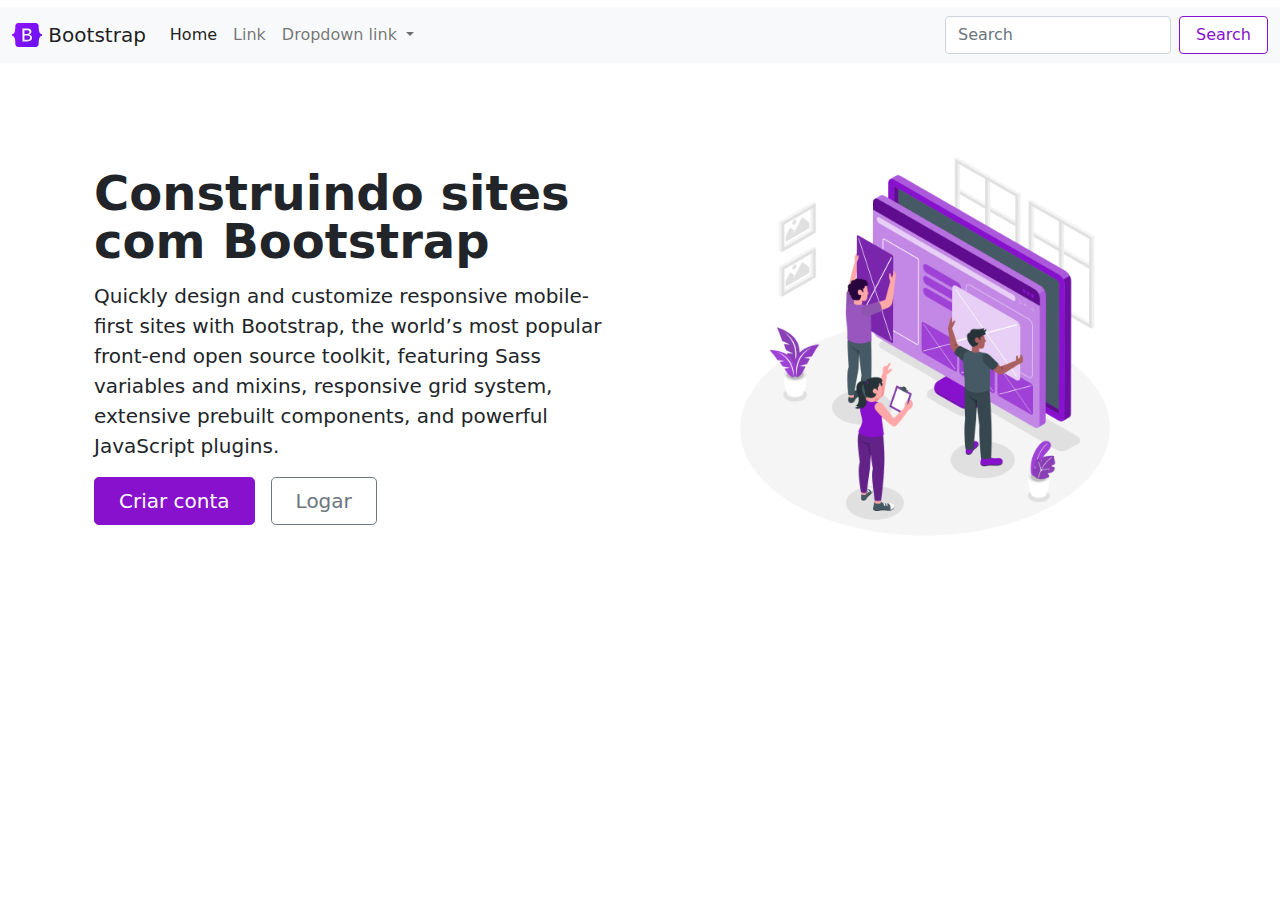
<file: Bootstrap/index.html>
<!DOCTYPE html>
<html lang="pt-br">
    <head>
        <meta charset="UTF-8">
        <meta http-equiv="X-UA-Compatible" content="IE=edge">
        <meta name="viewport" content="width=device-width, initial-scale=1.0">
        
        <!-- Link CSS -->
        <link rel="stylesheet" href="bootstrap/css/bootstrap.css">
        <link rel="stylesheet" href="css/style.css">

        <title>Bootstrap</title>
    </head>
    <body>
        <!-- Nav Bar -->
        <nav class="navbar navbar-expand-lg navbar-light bg-light">
            <div class="container-fluid">
                <a class="navbar-brand" href="#">
                    <img src="img/bootstrap-logo.svg" alt="" width="30" height="24" class="d-inline-block align-text-top">
                    Bootstrap
                  </a>
              <button class="navbar-toggler" type="button" data-bs-toggle="collapse" data-bs-target="#navbarSupportedContent" aria-controls="navbarSupportedContent" aria-expanded="false" aria-label="Toggle navigation">
                <span class="navbar-toggler-icon"></span>
              </button>
              <div class="collapse navbar-collapse" id="navbarSupportedContent">
                <ul class="navbar-nav me-auto mb-2 mb-lg-0">
                  <li class="nav-item">
                    <a class="nav-link active" aria-current="page" href="#">Home</a>
                  </li>
                  <li class="nav-item">
                    <a class="nav-link" href="#">Link</a>
                  </li>
                  <li class="nav-item dropdown">
                    <a class="nav-link dropdown-toggle" href="#" id="navbarDropdownMenuLink" role="button" data-bs-toggle="dropdown" aria-expanded="false">
                      Dropdown link
                    </a>
                    <ul class="dropdown-menu" aria-labelledby="navbarDropdownMenuLink">
                      <li><a class="dropdown-item" href="#">Action</a></li>
                      <li><a class="dropdown-item" href="#">Another action</a></li>
                      <li><a class="dropdown-item" href="#">Something else here</a></li>
                    </ul>
                  </li>
                </ul>
                <form class="d-flex">
                  <input class="form-control me-2" type="search" placeholder="Search" aria-label="Search">
                  <button class="btn btn-outline-success" type="submit">Search</button>
                </form>
              </div>
            </div>
          </nav>

          <!-- Banner -->
          <div class="container col-xxl-8 px-4 py-5">
            <div class="row flex-lg-row-reverse align-items-center g-5 py-5">
              <div class="col-10 col-sm-8 col-lg-6">
                <img src="img\Insert block-amico.png" class="d-block mx-lg-auto img-fluid" alt="Bootstrap Themes" width="400" loading="lazy" style="-webkit-transform: scaleX(-1); transform: scaleX(-1);">
              </div>
              <div class="col-lg-6">
                <h1 class="display-5 fw-bold lh-1 mb-3">Construindo sites com Bootstrap</h1>
                <p class="lead">Quickly design and customize responsive mobile-first sites with Bootstrap, the world’s most popular front-end open source toolkit, featuring Sass variables and mixins, responsive grid system, extensive prebuilt components, and powerful JavaScript plugins.</p>
                <div class="d-grid gap-2 d-md-flex justify-content-md-start">
                  <button type="button" class="btn btn-primary btn-lg px-4 me-md-2">Criar conta</button>
                  <button type="button" class="btn btn-outline-secondary btn-lg px-4">Logar</button>
                </div>
              </div>
            </div>
          </div>

          <script src="bootstrap/js/bootstrap.min.js"></script>
    </body>
</html>
</file>
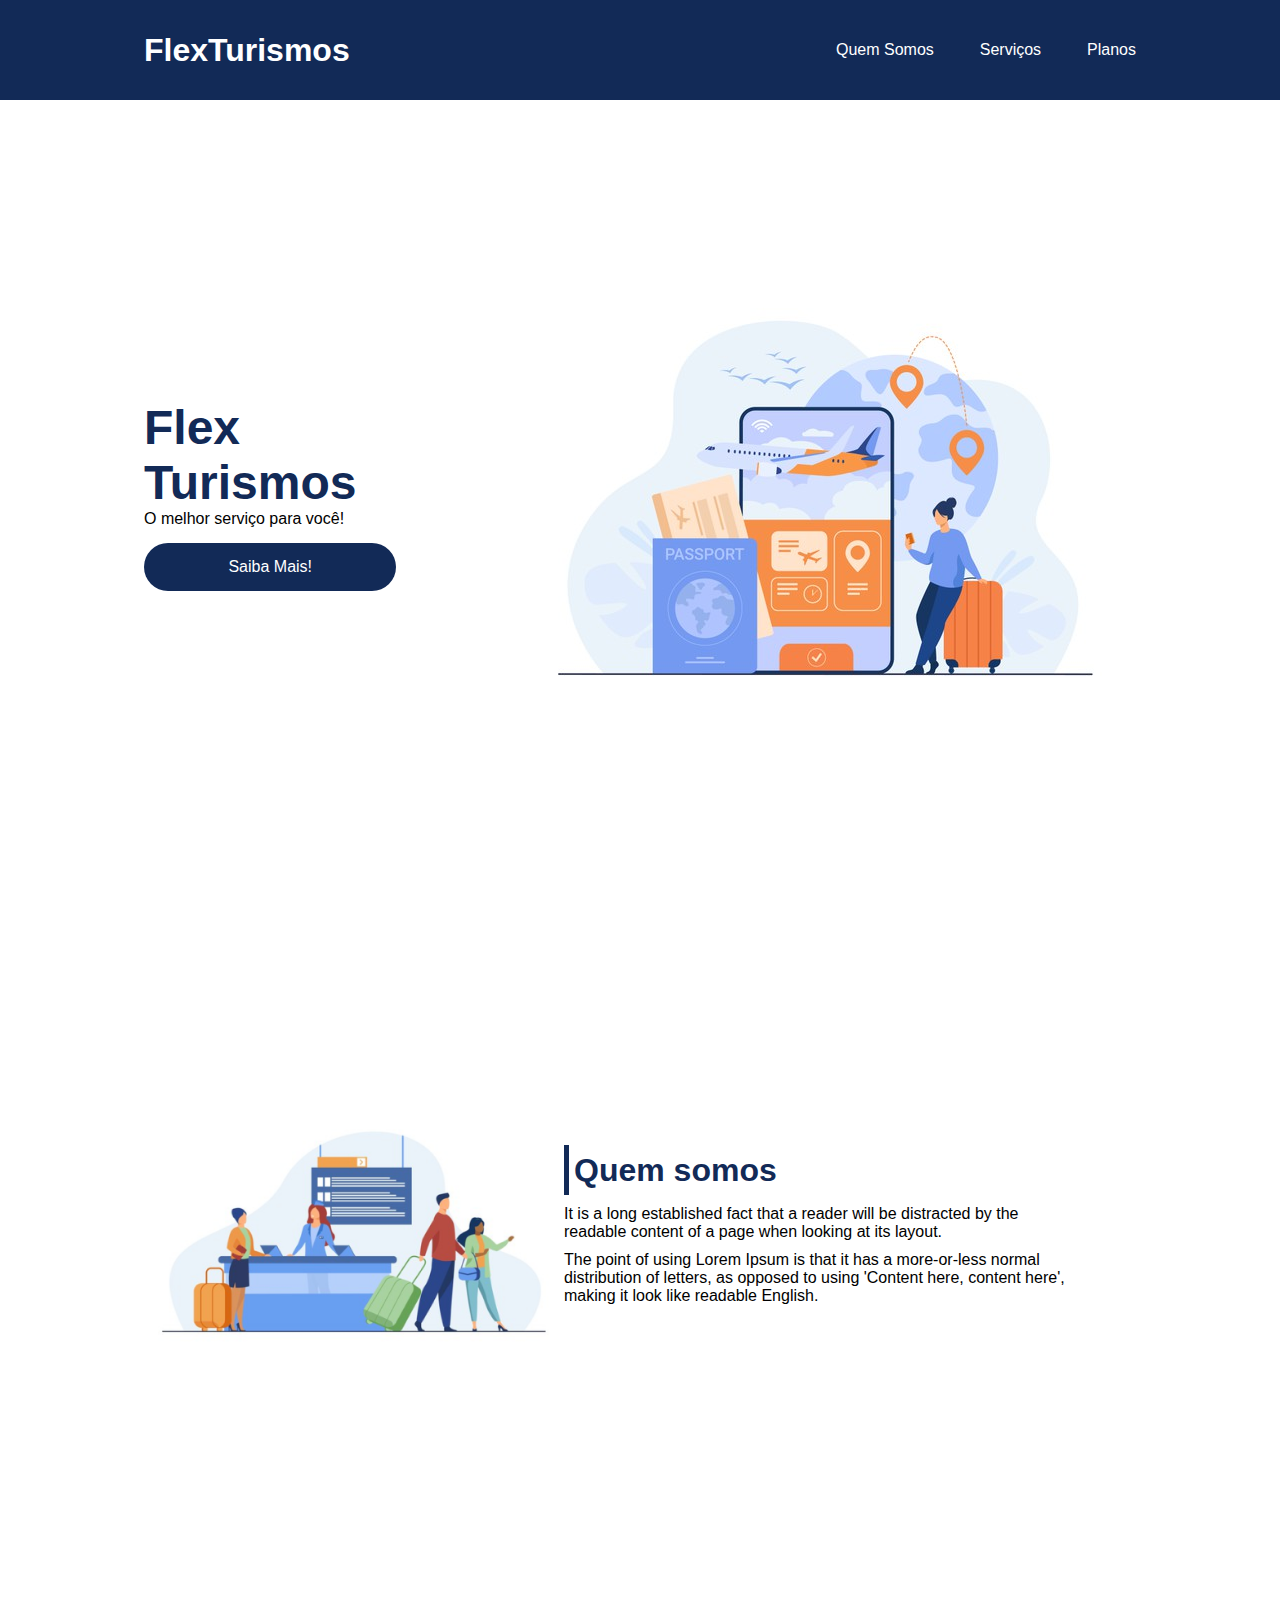
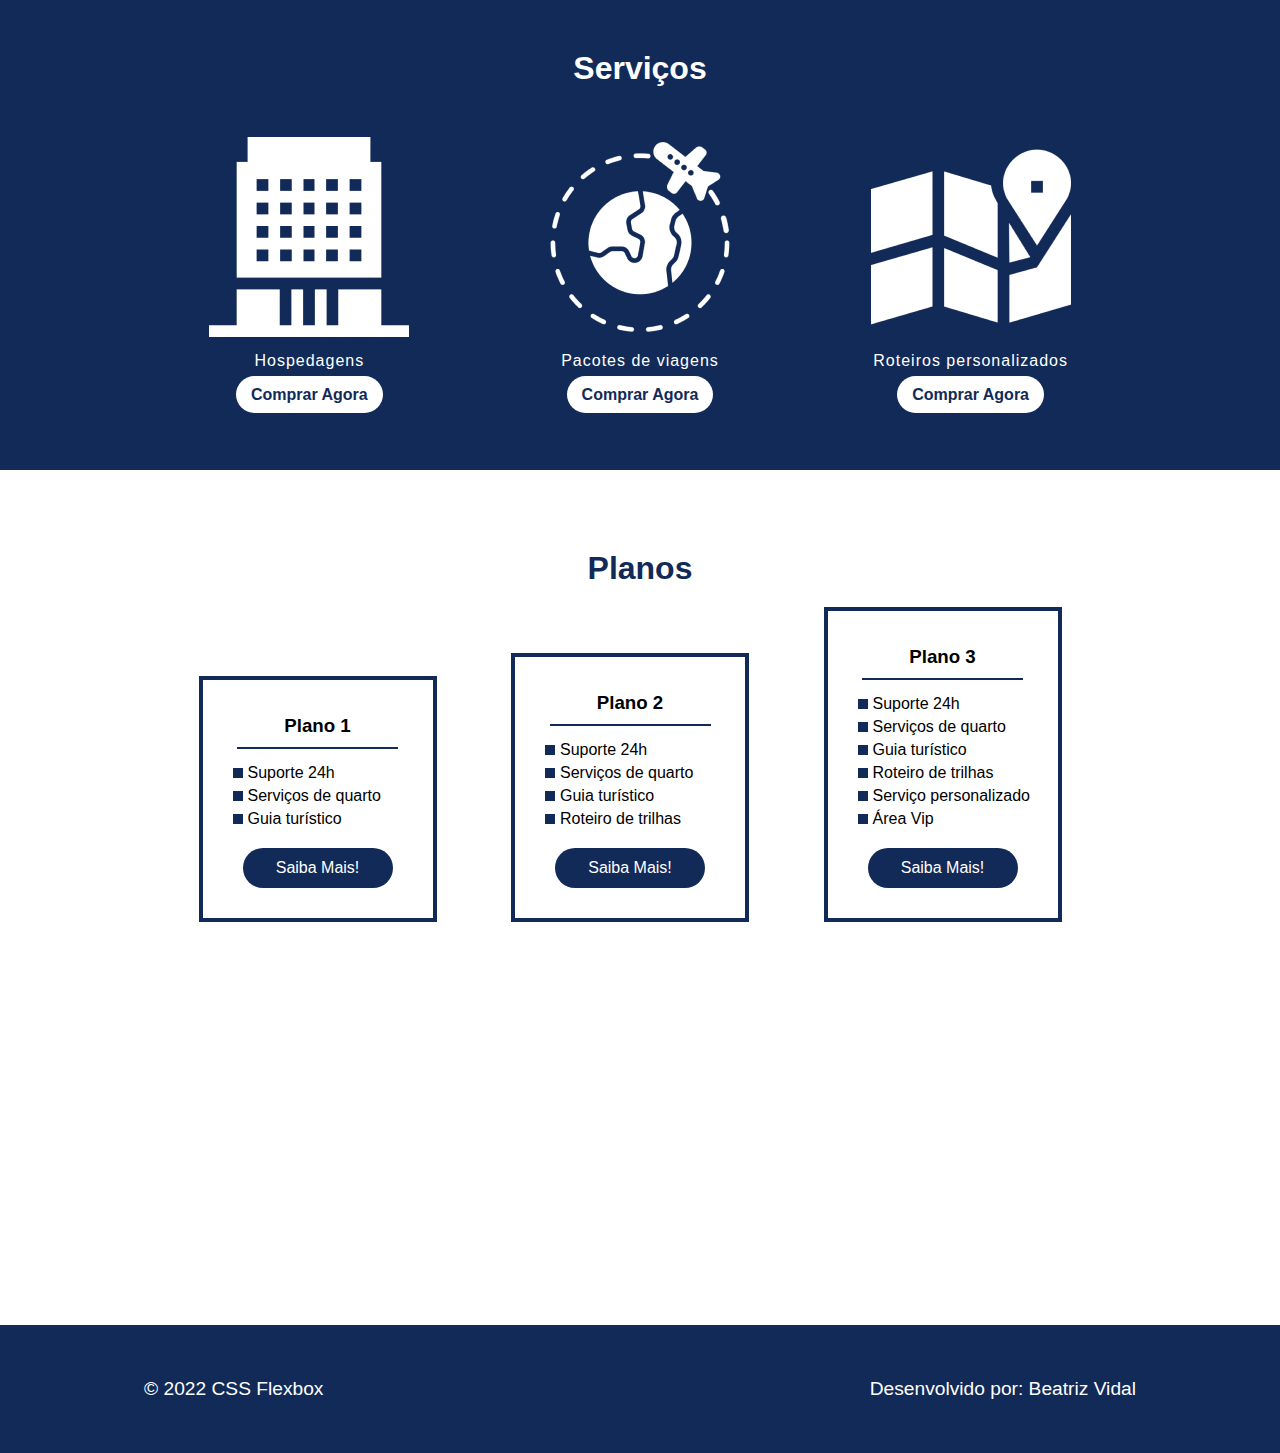
<file: Flexbox/index.html>
<!DOCTYPE html>
<html lang="pt-br">
<head>
    <meta charset="UTF-8">
    <meta name="viewport" content="width=device-width, initial-scale=1.0">
    <title>Flex Turismos</title>

    <link rel="stylesheet" href="style.css">
</head>
<body>
    
    <header>
        <div class="flex-container menu">
            <div><h1>FlexTurismos</h1></div>
            <div class="list-items">
                <a href="#quem-somos">Quem Somos</a>
                <a href="#servicos">Serviços</a>
                <a href="#planos">Planos</a>
            </div>
        </div>
    </header>

    <div class="flex-container apresentacao">
        <div class="texto-apresentacao">
            <h1>Flex <br>Turismos</h1>
            <p>O melhor serviço para você!</p>
            <a href="">Saiba Mais!</a>
        </div>

        <div>
            <div><img src="./images/0-main.png" alt="banner de apresentação"></div>
        </div>
    </div>

    <div class="flex-container" id="quem-somos">
        <div>
            <img src="./images/1-quem-somos.png" alt="balcão de atendimento">
        </div>

        <div>
            <h2>Quem somos</h2>
            <p>It is a long established fact that a reader will be distracted by the readable content of a page when looking at its layout. </p>
            <p>The point of using Lorem Ipsum is that it has a more-or-less normal distribution of letters, as opposed to using 'Content here, content here', making it look like readable English.</p>
        </div>
    </div>
    <div class="container-externo">
        <div class="flex-container" id="servicos">
            <div>
                <h2>Serviços</h2>
            </div>

            <div class="list-servicos">
                <div class="item-servico">
                    <div><img src="./images/icon-2.png" alt="hospedagens"></div>
                    <p>Hospedagens</p>
                    <a href="#" class="btn">Comprar Agora</a>
                </div>

                <div class="item-servico">
                    <div><img src="./images/icon-1.png" alt="pacote de viagens"></div>
                    <p>Pacotes de viagens</p>
                    <a href="#" class="btn">Comprar Agora</a>
                </div>

                <div class="item-servico">
                    <div><img src="./images/icon-3.png" alt="roteiros personalizados"></div>
                    <p>Roteiros personalizados</p>
                    <a href="#" class="btn">Comprar Agora</a>
                </div>

            </div>
        </div>
    </div>

    <div class="flex-container" id="planos">
        <div>
            <h2>Planos</h2>
        </div>

        <div id="list-planos">
            <div class="item-plano">
                <h3>Plano 1</h3>
                <ul>
                    <li>Suporte 24h</li>
                    <li>Serviços de quarto</li>
                    <li>Guia turístico</li>
                </ul>
                <a href="#" class="btn">Saiba Mais!</a>
            </div>

            <div class="item-plano">
                <h3>Plano 2</h3>
                <ul>
                    <li>Suporte 24h</li>
                    <li>Serviços de quarto</li>
                    <li>Guia turístico</li>
                    <li>Roteiro de trilhas</li>
                </ul>
                <a href="#" class="btn">Saiba Mais!</a>
            </div>

            <div class="item-plano">
                <h3>Plano 3</h3>
                <ul>
                    <li>Suporte 24h</li>
                    <li>Serviços de quarto</li>
                    <li>Guia turístico</li>
                    <li>Roteiro de trilhas</li>
                    <li>Serviço personalizado</li>
                    <li>Área Vip</li>
                </ul>
                <a href="#" class="btn">Saiba Mais!</a>
            </div>
        </div>

    </div>

    <footer>
        <div class="flex-container footer">
            <p>&copy; 2022 CSS Flexbox</p>
            <p>Desenvolvido por: Beatriz Vidal</p>
        </div>
    </footer>
</body>
</html>
</file>
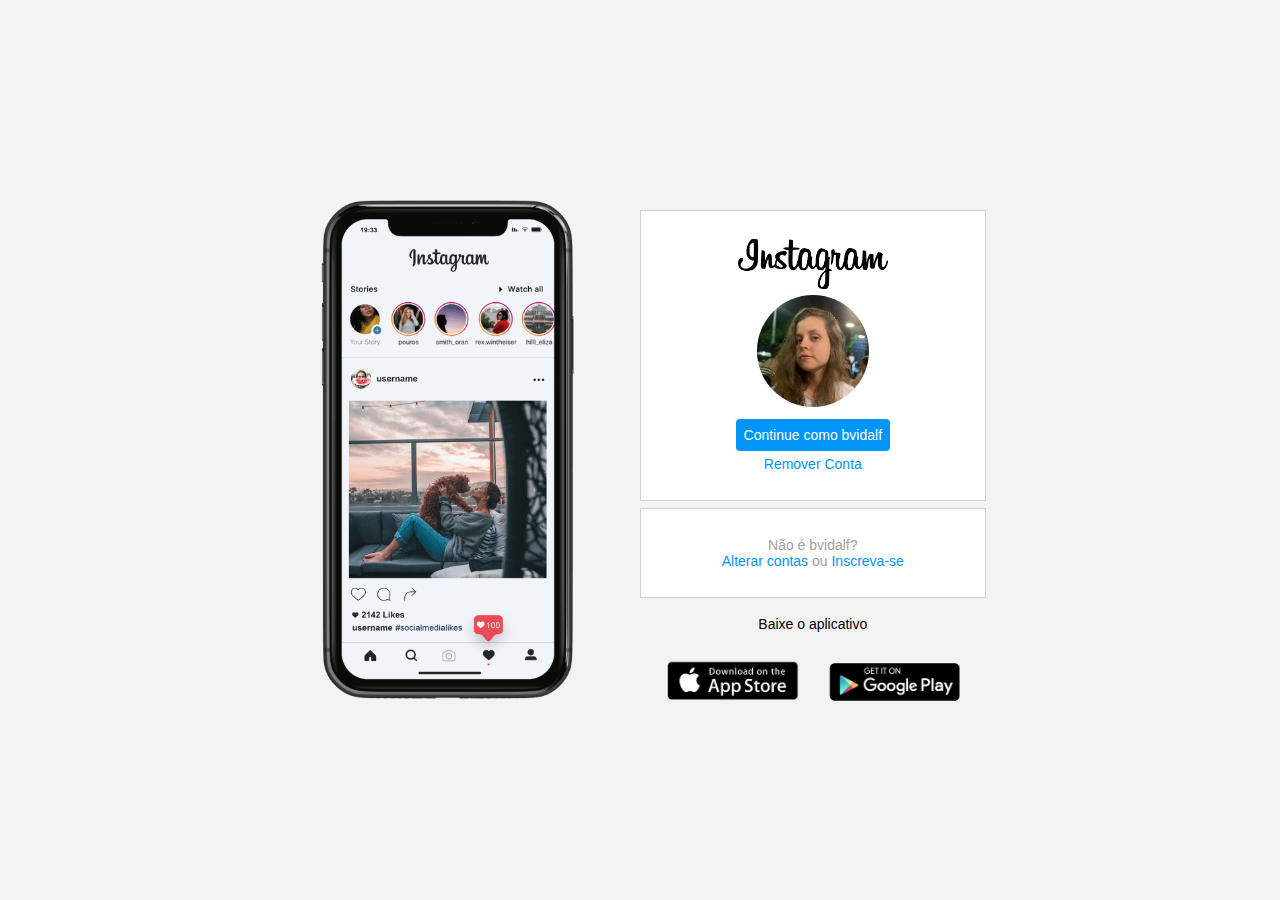
<file: LandingPageInstagram/index.html>
<!DOCTYPE html>
<html lang="en">
<head>
    <meta charset="UTF-8">
    <meta http-equiv="X-UA-Compatible" content="IE=edge">
    <meta name="viewport" content="width=device-width, initial-scale=1.0">
    
    <link rel="stylesheet" href="style.css">

    <title>Instagram Clone</title>
</head>
<body>
    <div class="instagram-wrapper">
        <!-- Celular com o instagram -->
        <div class="instagram-phone">
            <img src="imagens/celular.png" alt="celular">
        </div>

        <!-- Formulário e botões -->
        <div class="instagram-continue">
            <div class="group">
                <img src="imagens/instagram_name.png" class="instagram logo" alt="instagram logo" width="150px">
                <div class="profile-pic">
                    <img src="imagens/bvidal.jpg" alt="foto de perfil">
                </div>
                <a href="#" class="instagram-login">Continue como bvidalf</a>
                <a href="#" class="instagram-logout">Remover Conta</a>
            </div><!-- /group -->
            <div class="group">
                <p class="not-account">Não é bvidalf?</p>
                <p class="not-account">
                    <span class="link-blue">Alterar contas</span>
                    ou
                    <span class="link-blue">Inscreva-se</span>
                </p>
            </div><!-- /group -->

            <div class="get-the-app">
                <p class="get-app">Baixe o aplicativo</p>
                <div class="download">
                    <a href="" class="app-download"></a>
                    <a href="" class="app-download"></a>
                </div>    
            </div><!-- /get app -->
        </div><!-- /continue -->

    </div><!-- /wrapper -->
</body>
</html>
</file>
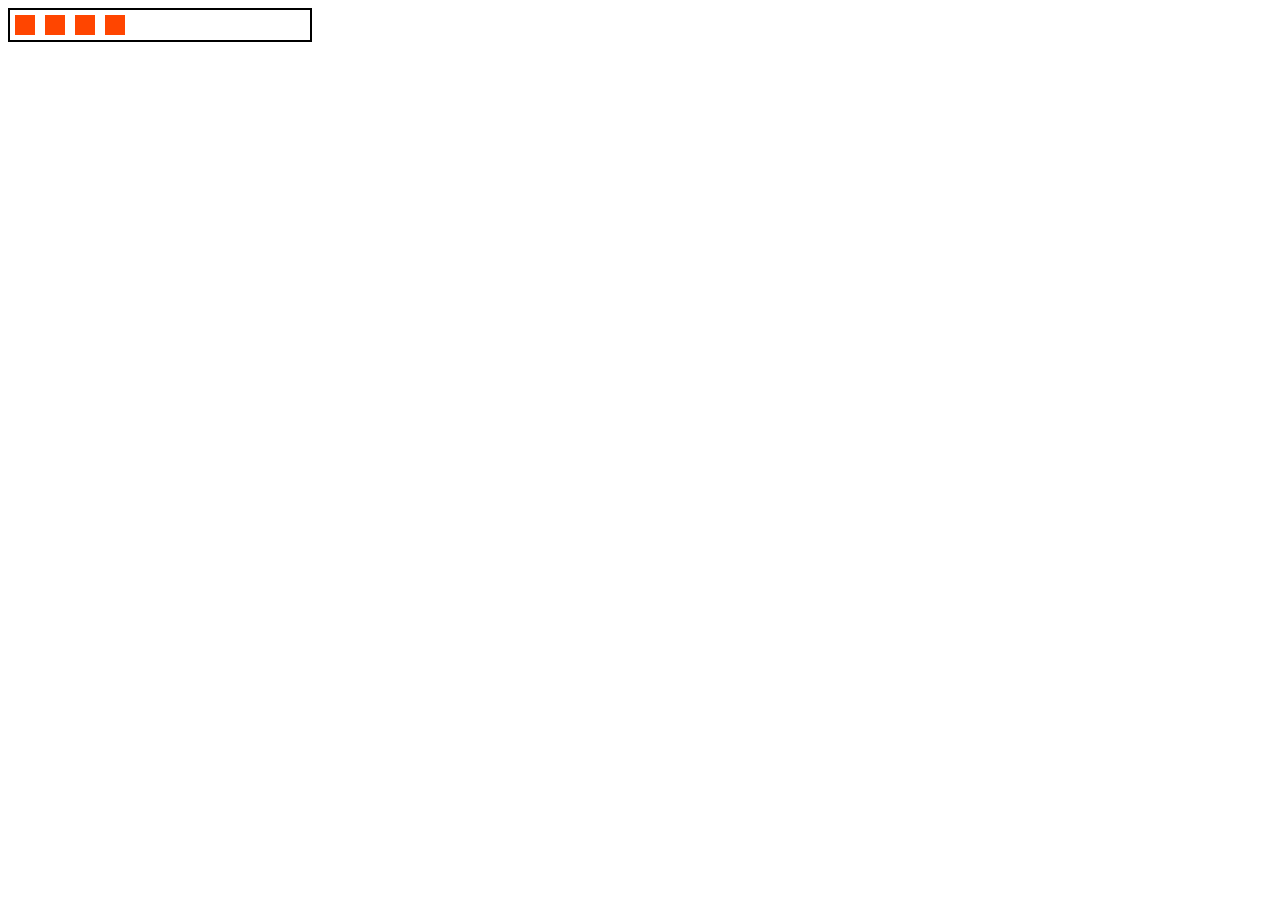
<file: Flexbox/flex-grow.html>
<!DOCTYPE html>
<html lang="en">
<head>
    <meta charset="UTF-8">
    <meta http-equiv="X-UA-Compatible" content="IE=edge">
    <meta name="viewport" content="width=device-width, initial-scale=1.0">
    <title>Flex Grow</title>

    <style>
        .flex-container{
            display: flex;
            border: 2px solid black;
            max-width: 300px;
        }
        .item{
            background-color: orangered;
            color: white;
            margin: 5px;
            padding: 10px;
        }
        .fg-0{
            flex-grow: 0;
        }
    </style>
</head>
<body>
    <div class="flex-container">
        <div class="item fg-0"></div>
        <div class="item fg-0"></div>
        <div class="item fg-0"></div>
        <div class="item fg-0"></div>
    </div>
</body>
</html>
</file>
<file: Bootstrap/css/style.css>
/* NAV BAR */
.btn-outline-success{
    background-color: white;
    border: 1px solid rgb(135, 17, 204);
    color: rgb(135, 17, 204);
    padding: 5px 16px;
}
.btn-outline-success:hover{
    background-color: rgb(135, 17, 204);
}
.navbar{
    margin-top: 7px;
}
.form-control:focus{
  color: #212529;
  background-color: #fff;
  border-color: rgb(177, 43, 255);
  outline: 0;
  box-shadow: 0 0 0 0.25rem rgba(125, 13, 253, 0.25);
}
/* First content */
.btn-primary{
    background-color: rgb(135, 17, 204);
    border: 1px solid rgb(135, 17, 204);
}
.btn-primary:hover{
    background-color: rgb(110, 15, 165);
    border: 1px solid rgb(110, 15, 165);
}
.py-5{
    margin-top: -30px;
}
</file>
<file: Flexbox/style.css>
/* 
    =========== CONFIGURAÇÕES GERAIS ===========
*/
*{
    margin: 0;
    padding: 0;
    font-family: 'Open Sans', sans-serif;
}

ul{
    list-style: none;
    margin: 0;
    padding: 0;
}
a{
    text-decoration: none;
}

.flex-container{
    display: flex;
    max-width: 992px;
    margin: auto;
    width: 100%;
    min-width: 320px;
    padding: 10px 15px;
}

.btn{
    width: 120px;
    background-color: #122A57;
    color: white;
    border-radius: 30px;
    line-height: 50px;
    padding: 10px 15px;
    font-weight: bold;
}
/* 
    =========== BARRA DE NAVEGAÇÃO ===========
*/
header{
    background-color: #122A57;
    height: 100px;
    display: flex;
    align-items: center;
    color: white;
}
header .list-items{
    display: flex;
    width: 100%;
    max-width: 300px;
    justify-content: space-between;
    align-items: center;
}
.list-items a{
    color: white;
}

div img{
    display: block;
    width: 100%;
}

/* 
    =========== APRESENTAÇÃO ===========
*/
header .menu{
    justify-content: space-between;
}
.apresentacao{
    height: 100vh;
    align-items: center;
    justify-content: space-between;
    margin-top: -60px;
    margin-bottom: -100px;
}
.texto-apresentacao{
    min-height: 200px;
}
.texto-apresentacao h1{
    color: #122A57;
    font-size: 48px;
}
.texto-apresentacao p{
    margin-bottom: 15px;
}
.texto-apresentacao a{
    background-color: #122A57;
    color: white;
    text-align: center;
    border-radius: 30px;
    padding: 15px 20px;
    display: block;
    width: 100%;
}

/* 
    =========== QUEM-SOMOS ===========
*/
#quem-somos{
    align-items: center;
    justify-content: space-between;
    height: 80vh;
}
#quem-somos h2{
    font-size: 32px;
    color: #122A57;
    display: flex;
    align-items: center;
    margin-bottom: 10px;
}

#quem-somos h2::before{
    content: "";
    height: 50px;
    width: 5px;
    margin-right: 5px;
    background-color: #122A57;
    position: relative;
}

#quem-somos p{
    margin-bottom: 10px;
    width: 90%;
}

#quem-somos img{
    min-width: 420px;
}

/* 
    =========== SERVIÇOS ===========
*/
.container-externo{
    background-color: #122A57;
    width: 100%;
    color: white;
}
#servicos{
    flex-direction: column;
    padding: 50px 0;
}
#servicos h2{
    color: white;
    font-size: 32px;
    margin-bottom: 50px;
    text-align: center;
}
.list-servicos{
    display: flex;
    justify-content: space-around;
}
.list-servicos .item-servico{
    text-align: center;
    color: white;
}
.list-servicos .item-servico p{
    margin-top: 15px;
    font-weight: 500;
    letter-spacing: 1px;
}
.list-servicos .btn{
    background-color: white;
    color: #122A57;
}


/* 
    =========== PLANOS ===========
*/
#planos{
    flex-direction: column;
    min-height: 85vh;
    padding-top: 80px;
    
}
#planos h2{
    font-size: 32px;
    text-align: center;
    margin-bottom: 20px;
    color: #122A57;
}
#list-planos{
    display: flex;
    align-items: flex-end;
    justify-content: space-evenly;
}

.item-plano{
    border: 4px solid #122A57;
    flex: 1;
    margin-right: 20px;
    max-width: 230px;
}

.item-plano h3{
    display: block;
    width: 70%;
    margin: 35px auto 15px auto;
    padding-bottom: 10px;
    text-align: center;
    border-bottom: 2px solid #122A57;
}

.item-plano .btn{
    display: block;
    margin: 20px auto 30px auto;
    line-height: 20px;
    text-align: center;
    font-weight: 400;
}
.item-plano ul li{
    display: flex;
    flex-wrap: nowrap;
    align-items: center;
    margin-left: 30px;
    margin-bottom: 5px;
}
.item-plano ul li::before{
    content: "";
    width: 10px;
    height: 10px;
    background-color: #122A57;
    margin-right: 5px;
}

/* 
    =========== FOOTER ===========
*/
footer{
    background: #122A57;
}
footer .footer{
    justify-content: space-between;
    align-items: center;
    height: 12vh;
    color: white;
    font-size: 1.2em;
}

/* 
    =========== MOBILE ===========
*/
@media(max-width: 992px){
    .flex-container{
        flex-direction: column;
    }

    .apresentacao{
        flex-direction: column-reverse;
        margin-top: 50px;
        text-align: center;
    }
    .apresentacao .texto-apresentacao{
        width: 100%;
        margin-top: 50px;
    }
    .apresentacao a{
        display: inline-block;
        width: 200px;
    }

    #quem-somos{
        flex-direction: column-reverse;
        margin-top: 150px;
    }
    #quem-somos img{
        min-width: 320px;
        margin: auto;
    }
    
    .list-servicos{
        flex-direction: column;
    }
    .item-servico img{
        width: 50%;
        margin: auto;
    }
    .item-servico{
        margin-bottom: 30px;
    }

    #list-planos{
        flex-direction: column;
        align-items: flex-start;
        width: 70%;
        margin: auto;
    }
    #list-planos .item-plano{
        max-width: 90%;
        width: 100%;
        margin: 30px auto;
        font-size: 1.3em;
    }
    #list-planos .btn{
        padding: 15px 20px;
    }

    footer{
        padding: 20px;
    }
}
</file>
<file: LandingPageInstagram/style.css>
/* 
 ================== CONFIGURAÇÕES GERAIS ==================
*/
*{
    margin: 0;
    padding: 0;
    box-sizing: border-box;
    text-decoration: none;
    font-family: sans-serif;
    font-size: 14px;
}

body{
    width: 100%;
    min-height: 100vh;
    background-color: rgb(243, 243, 243);
    margin: 0;
    padding: 0;
    display: flex;
    justify-content: center;
}

/* 
 ================== DIV GERAL ==================
*/
.instagram-wrapper{
    display: flex;
    align-items: center;
    justify-content: flex-start;
    width: 60%;
    height: 100vh;
}

/* 
 ================== CELULAR ==================
*/
.instagram-phone{
    display: flex;
    align-items: center;
    justify-content: center;
    width: 50%;
    height: 36rem;
}
.instagram-phone img{
    height: 36rem;
}

/* 
 ================== FORMULARIO ==================
*/
.instagram-continue{
    display: flex;
    align-items: center;
    justify-content: space-around;
    flex-direction: column;
    width: 45%;
    min-height: 34rem;
    margin-top: 40px;
}
.group{
    display: flex;
    justify-content: space-between;
    align-items: center;
    flex-direction: column;
    background-color: #fff;
    width: 100%;
    padding: 2rem 0;
    border: 1px solid lightgray;
}

.group:nth-child(1){
    min-height: 19rem;
    margin-bottom: 7px;
}
.instagram-logo{
    height: 3rem;
}

/* Foto do perfil */
.profile-pic{
    display: flex;
    justify-content: center;
    align-items: center;
    border-radius: 50%;
    overflow: hidden;
    margin-top: 6px;
}
.profile-pic img{
    height: 8rem;
}

/* Login */
.instagram-login{
    background-color: #0095f6;
    color: #fff;
    padding: 8px;
    border-radius: 4px;
    margin-top: 12px;
}
.instagram-logout{
    margin-top: 5px;
    color: #0095f6;
}

/* Not account */
.not-account{
    color: rgb(160, 160, 160);
}
.not-account span{
    color: #0095f6;
}

/* 
 ================== GET APP ==================
*/
.get-the-app{
    display: flex;
    flex-direction: column;
    justify-content: center;
    align-items: center;
    width: 100%;
    padding-top: 1.3rem;
}
.download{
    display: flex;
    width: 100%;
    justify-content: space-evenly;
    align-items: center;
    padding: 1rem;
}
.app-download{
    height: 5rem;
    width: 13rem;
    background-size: cover;
    border: none;
}
.app-download:nth-child(1){
    background-image: url('imagens/apple-store.png');
}
.app-download:nth-child(2){
    background-image: url('imagens/google-play.png');
}

/* 
 ================== MEDIAS QUERIES ==================
*/
/* Tablet */
@media(max-width:1024px){
    .instagram-wrapper{
        width: 90%;
    }
}

/* Celular */
@media(max-width:650px){
    body{
        background-color: #fff;
    }
    .instagram-wrapper{
        width: 90%;
    }
    .instagram-phone{
        display: none;
    }
    .instagram-continue{
        width: 100%;
    }
    .group{
        border: none;
    }
}
@media(max-width:348px){
    body{
        background-color: #fff;
    }
    .instagram-wrapper{
        width: 90%;
    }
    .instagram-phone{
        display: none;
    }
    .instagram-continue{
        width: 100%;
    }
    .group{
        border: none;
    }
    .get-the-app{
        display: none;
    }
}
</file>
